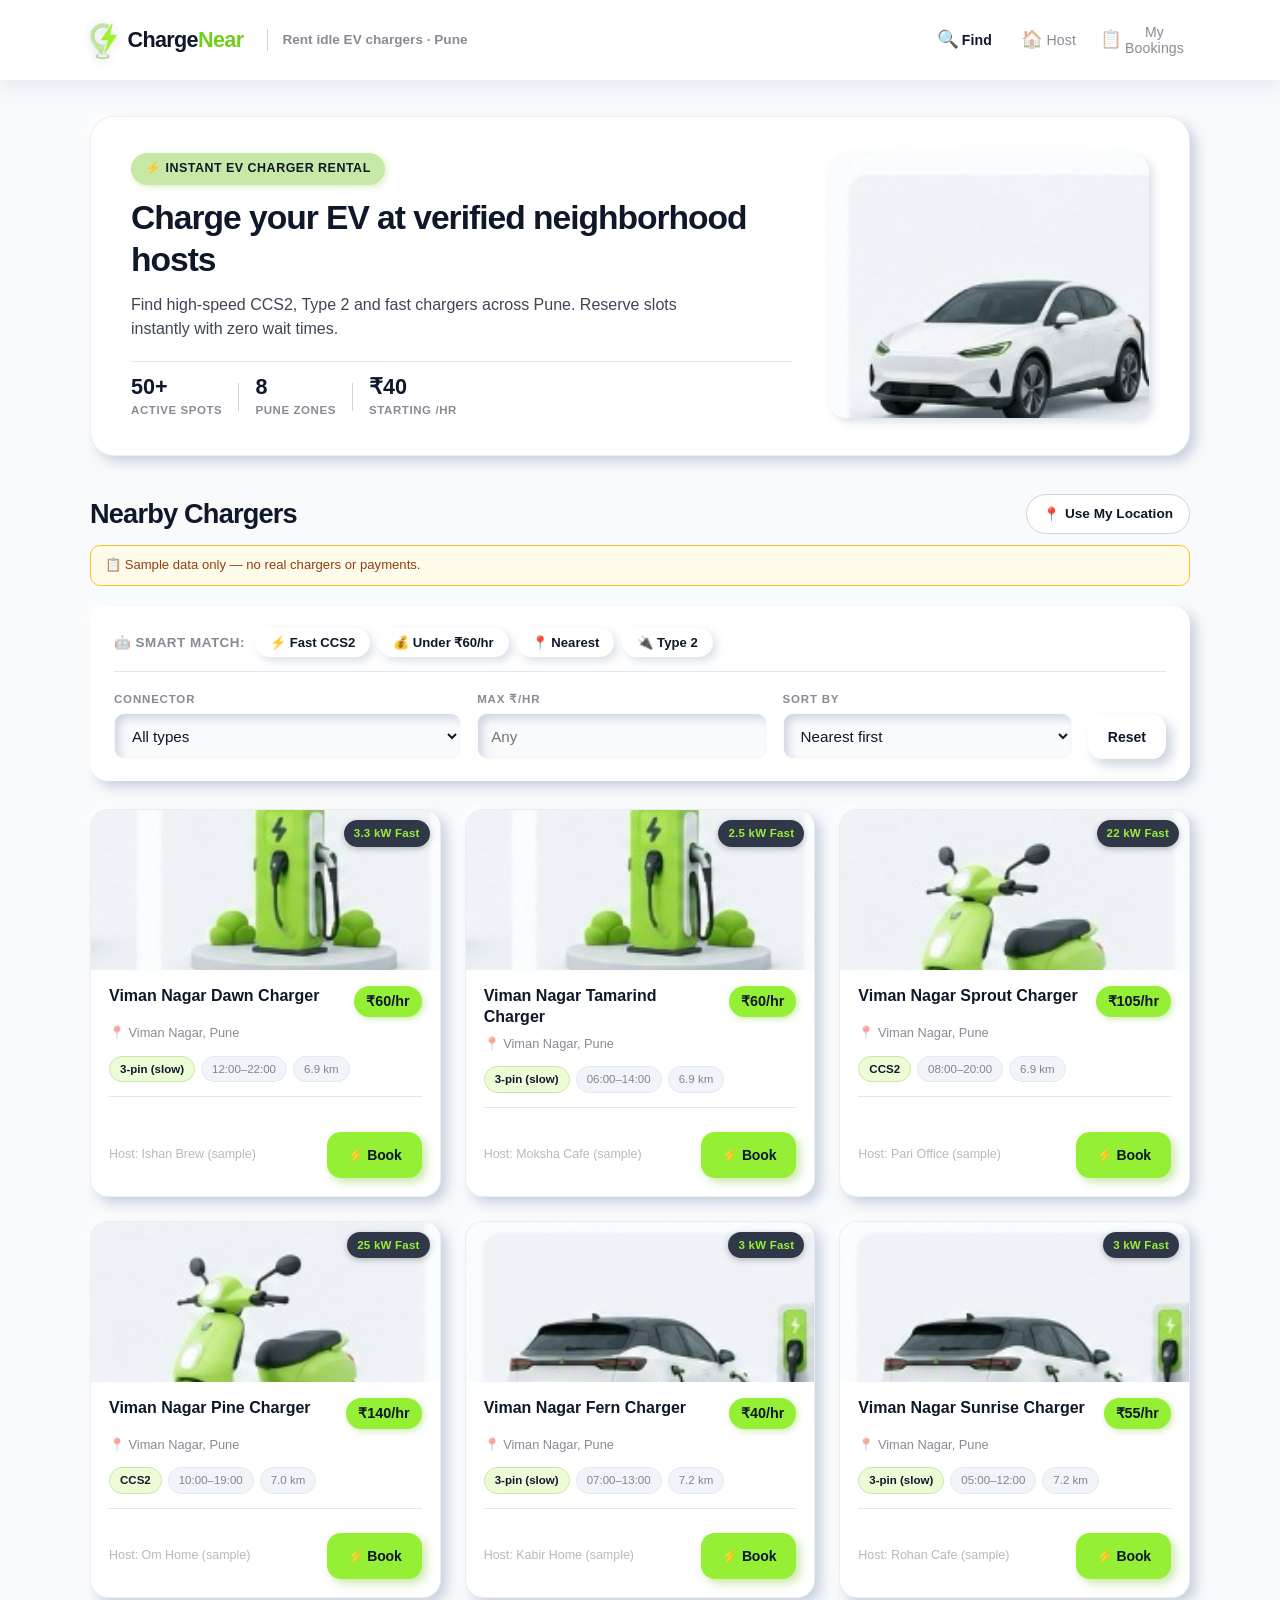
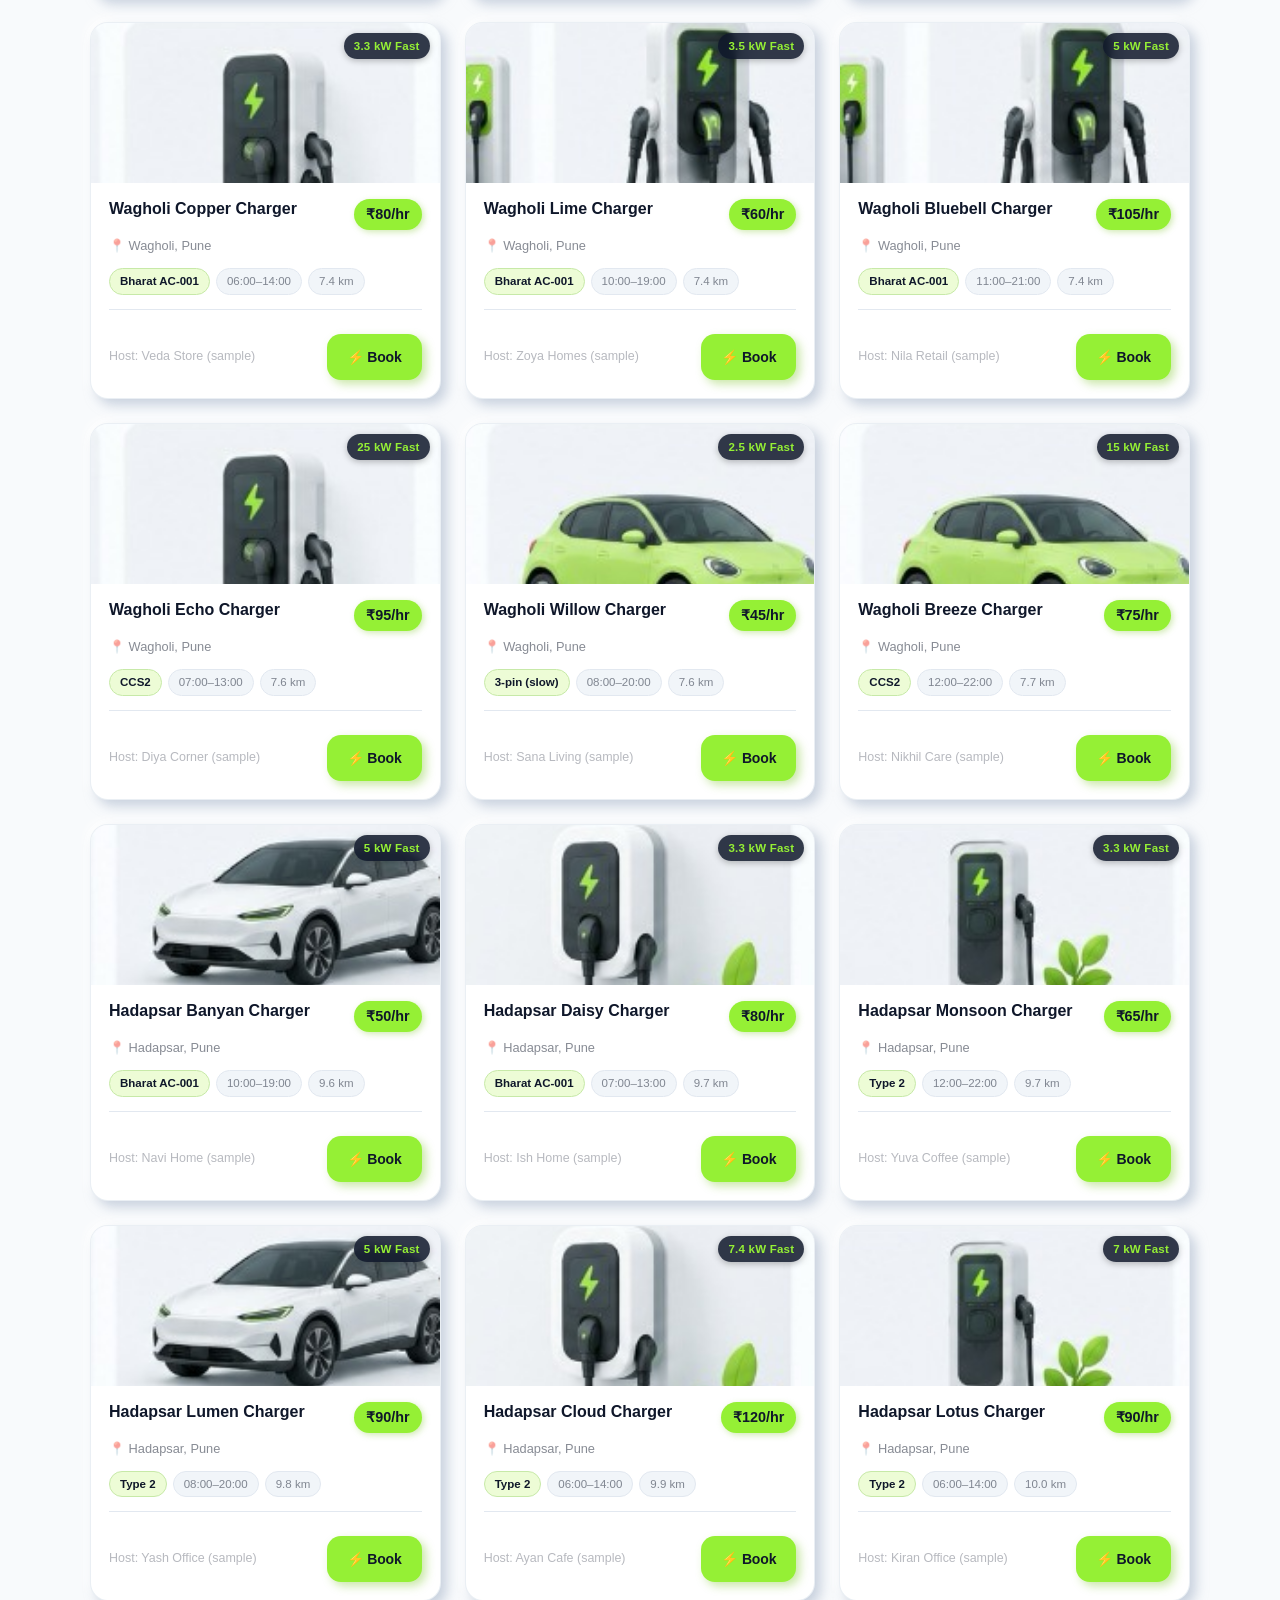
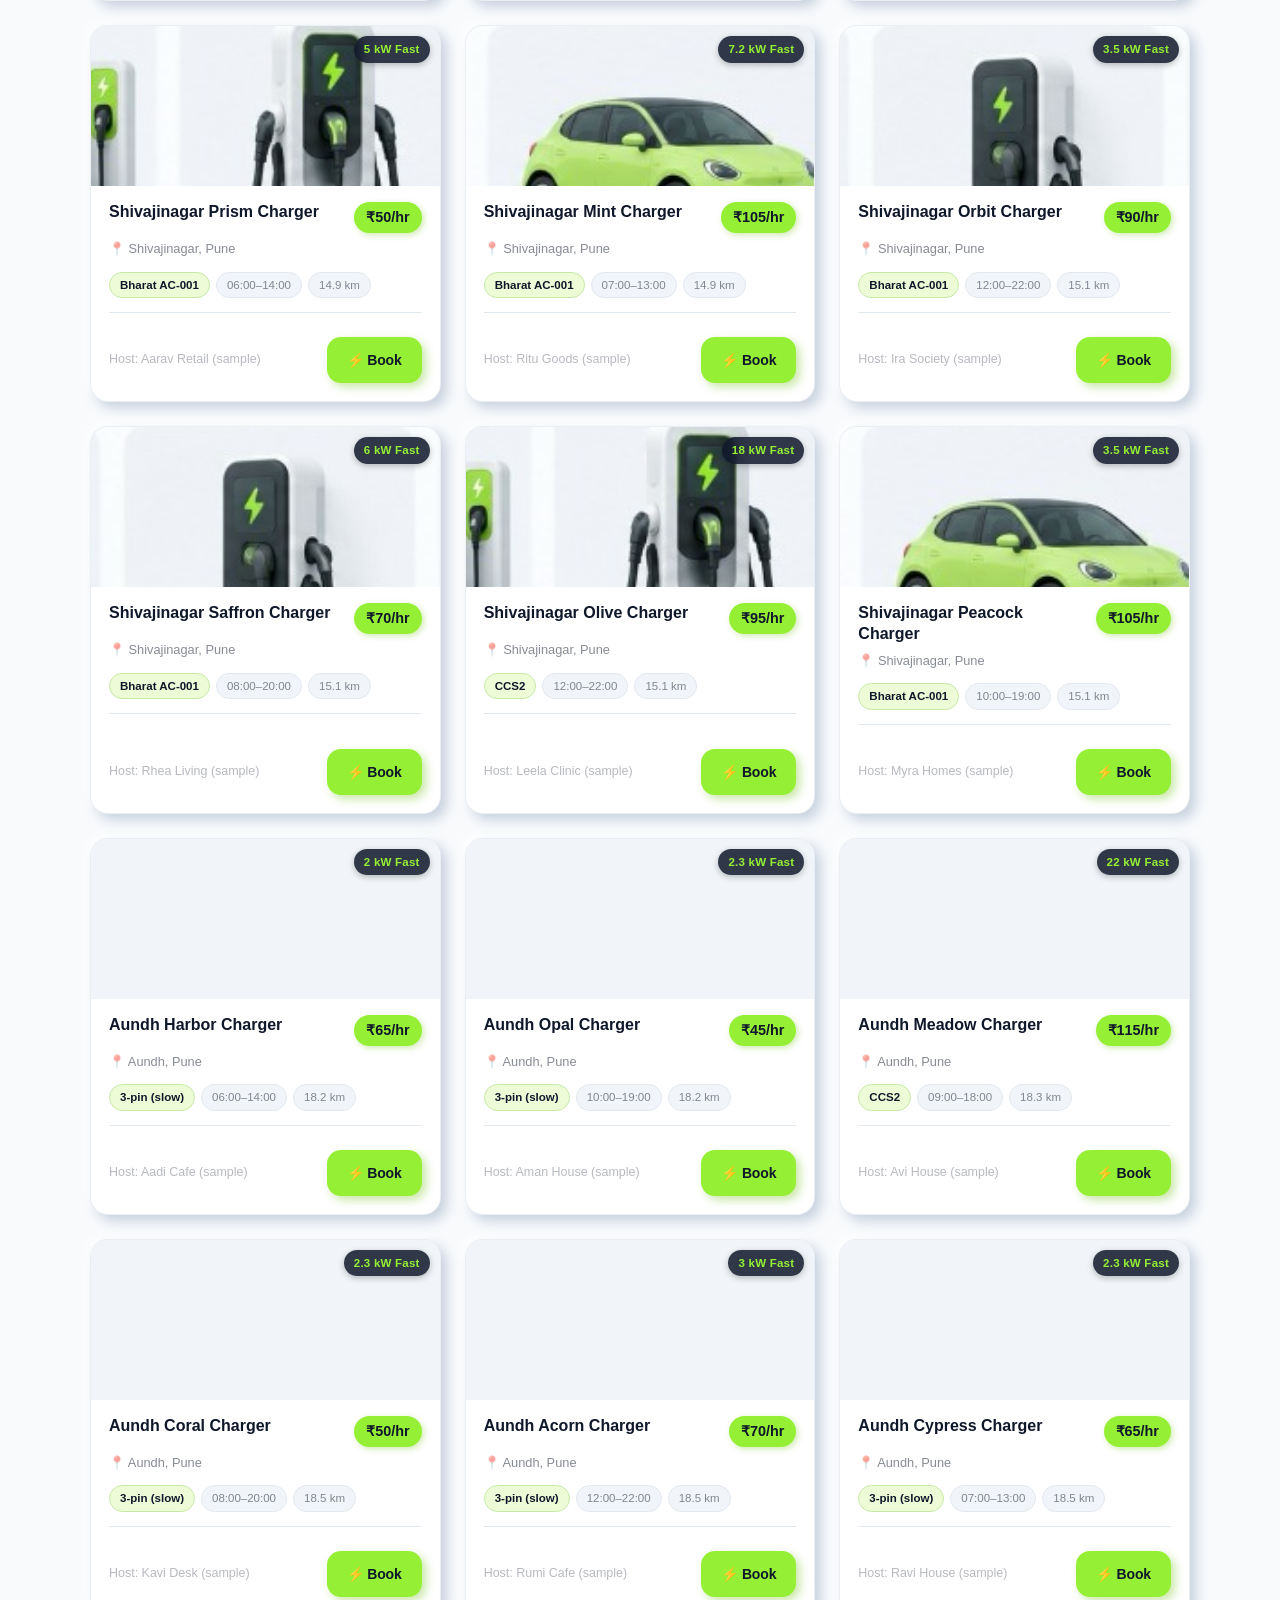
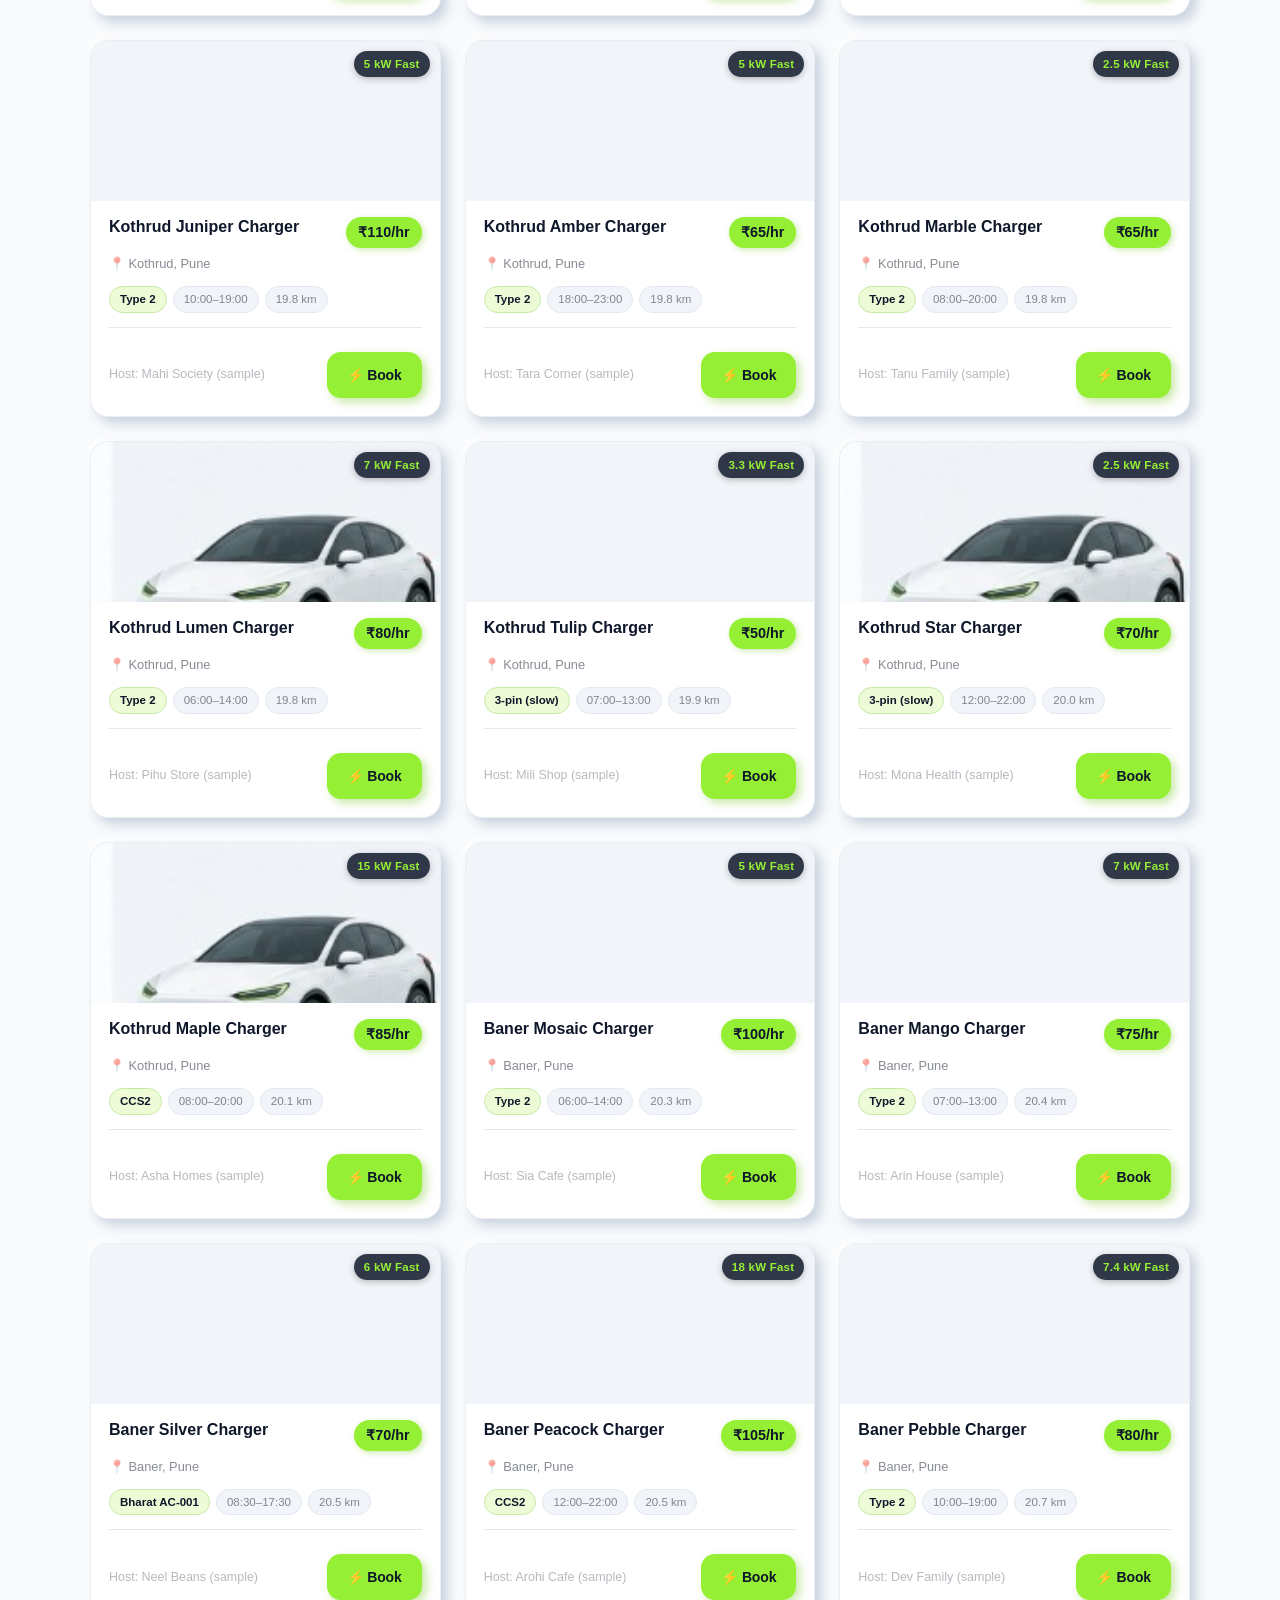
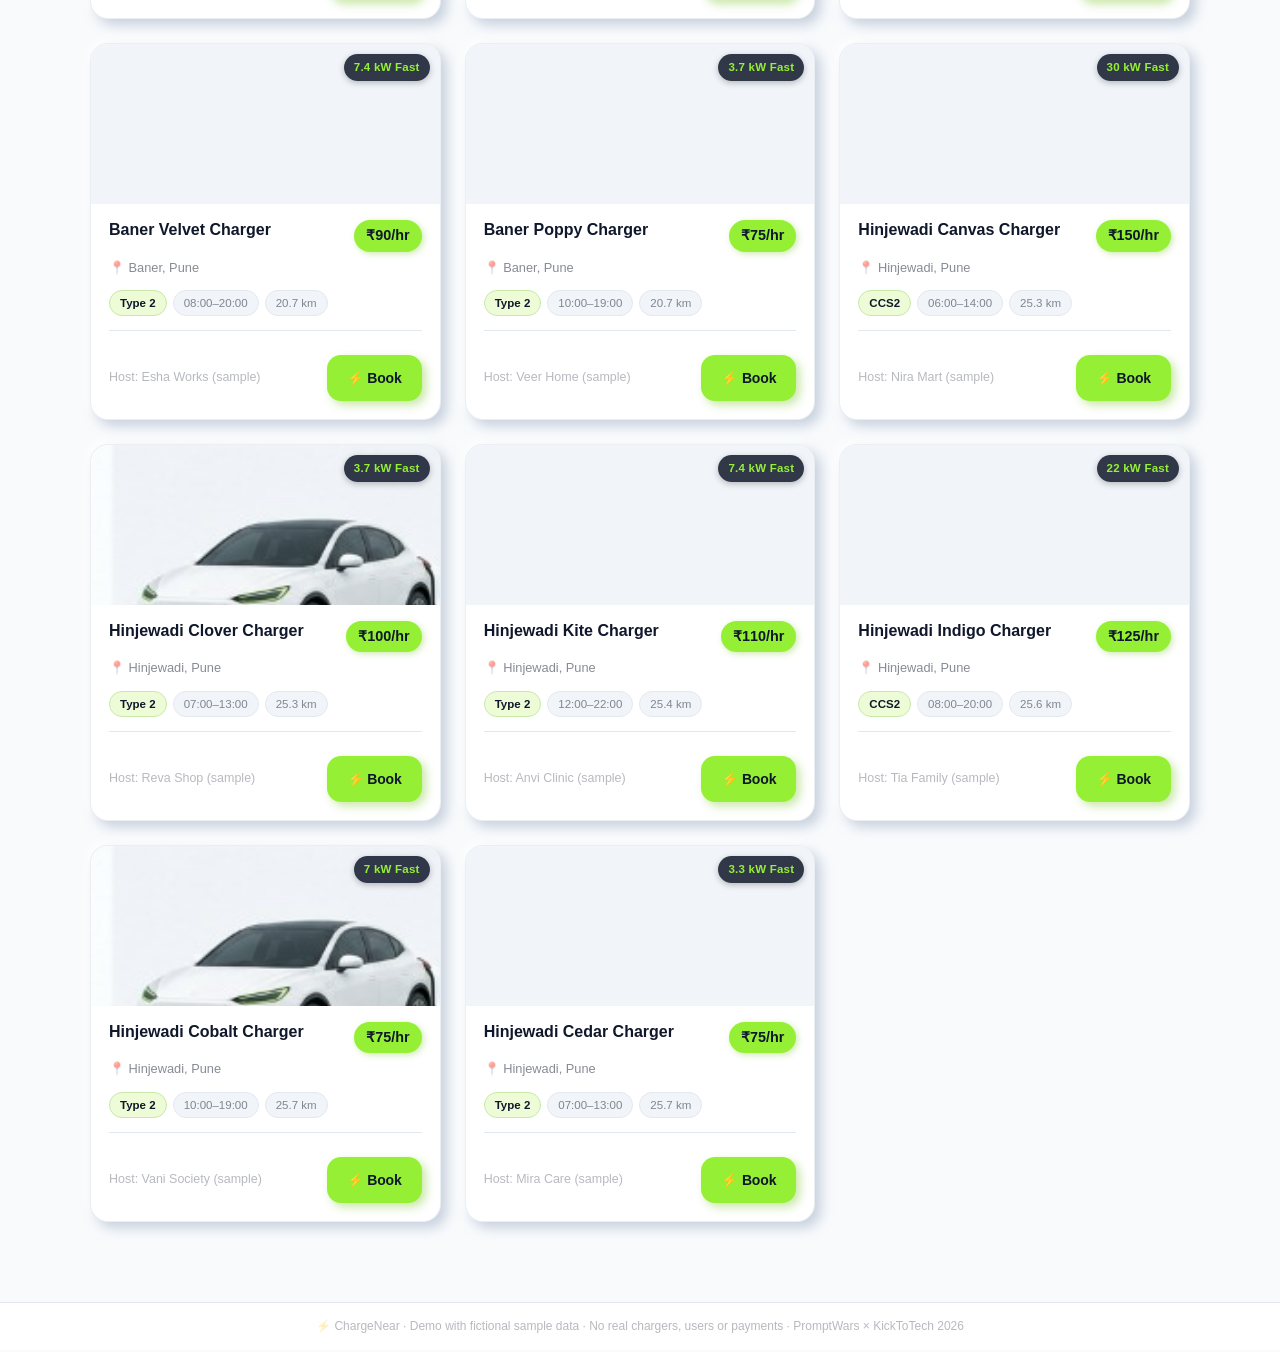
<file: index.html>
<!DOCTYPE html>
<html lang="en">
<head>
  <meta charset="UTF-8" />
  <meta name="viewport" content="width=device-width, initial-scale=1.0" />
  <meta http-equiv="Content-Security-Policy"
        content="default-src 'self'; script-src 'self'; style-src 'self'; img-src 'self' data:;" />
  <title>ChargeNear: Rent Idle EV Chargers</title>
  <meta name="description" content="Find and book idle EV chargers near you in Pune. Hosts earn passive income from their home or shop charger. Demo app with fictional data." />
  <link rel="icon" href="data:image/svg+xml,<svg xmlns='http://www.w3.org/2000/svg' viewBox='0 0 100 100'><text y='.9em' font-size='90'>⚡</text></svg>" />
  <link rel="stylesheet" href="css/styles.css" />
</head>
<body>

  <!-- ══ HEADER & DESKTOP NAV ═══════════════════════════════════ -->
  <header class="site-header">
    <div class="header-inner">
      <div class="logo">
        <img src="assets/logo-icon.png" alt="ChargeNear Logo" class="logo-img" />
        <span class="logo-text"><span class="logo-charge">Charge</span><span class="logo-near">Near</span></span>
      </div>
      <p class="tagline">Rent idle EV chargers · Pune</p>
      <!-- Nav on desktop integrated right into header -->
      <nav class="main-nav" aria-label="Main navigation">
        <button class="nav-btn active" data-view="find">
          <span class="nav-icon" aria-hidden="true">🔍</span>
          <span class="nav-label">Find</span>
        </button>
        <button class="nav-btn" data-view="host">
          <span class="nav-icon" aria-hidden="true">🏠</span>
          <span class="nav-label">Host</span>
        </button>
        <button class="nav-btn" data-view="bookings">
          <span class="nav-icon" aria-hidden="true">📋</span>
          <span class="nav-label">My Bookings</span>
        </button>
      </nav>
    </div>
  </header>

  <!-- ══ MAIN ════════════════════════════════════════════════ -->
  <main>

    <!-- ── FIND VIEW ────────────────────────────────────────── -->
    <section id="view-find" class="view active" aria-label="Find chargers">

      <!-- Hero Banner with 3D illustration -->
      <div class="hero-banner">
        <div class="hero-content">
          <div class="hero-badge">⚡ Instant EV Charger Rental</div>
          <h1 class="hero-title">Charge your EV at verified neighborhood hosts</h1>
          <p class="hero-subtitle">Find high-speed CCS2, Type 2 and fast chargers across Pune. Reserve slots instantly with zero wait times.</p>
          <div class="hero-stats">
            <div class="stat-item">
              <span class="stat-number">50+</span>
              <span class="stat-label">Active Spots</span>
            </div>
            <div class="stat-divider"></div>
            <div class="stat-item">
              <span class="stat-number">8</span>
              <span class="stat-label">Pune Zones</span>
            </div>
            <div class="stat-divider"></div>
            <div class="stat-item">
              <span class="stat-number">₹40</span>
              <span class="stat-label">Starting /hr</span>
            </div>
          </div>
        </div>
        <div class="hero-visual">
          <img src="assets/chargers/charger_ev_car_front.jpg" alt="EV charging" class="hero-img" />
        </div>
      </div>

      <div class="view-header">
        <div class="view-title-row">
          <h2>Nearby Chargers</h2>
          <button id="btn-use-location" class="btn-ghost">
            <span aria-hidden="true">📍</span> Use My Location
          </button>
        </div>
        <div class="notice" role="note">
          📋 Sample data only — no real chargers or payments.
        </div>
      </div>

      <!-- Filters -->
      <div class="filters-card" role="search" aria-label="Filter chargers">
        <!-- Smart Assistant Quick Match -->
        <div class="smart-assistant-bar" role="toolbar" aria-label="Smart driver recommendations">
          <span class="smart-assist-title"><span aria-hidden="true">🤖</span> Smart Match:</span>
          <div class="preset-group">
            <button type="button" class="preset-pill" data-preset="fast">⚡ Fast CCS2</button>
            <button type="button" class="preset-pill" data-preset="budget">💰 Under ₹60/hr</button>
            <button type="button" class="preset-pill" data-preset="nearest">📍 Nearest</button>
            <button type="button" class="preset-pill" data-preset="standard">🔌 Type 2</button>
          </div>
        </div>

        <div class="filter-row">
          <div class="filter-field">
            <label for="filter-connector">Connector</label>
            <div class="input-neu">
              <select id="filter-connector">
                <option value="">All types</option>
                <option value="CCS2">CCS2</option>
                <option value="Type 2">Type 2</option>
                <option value="Bharat AC-001">Bharat AC-001</option>
                <option value="3-pin (slow)">3-pin (slow)</option>
              </select>
            </div>
          </div>

          <div class="filter-field">
            <label for="filter-price">Max ₹/hr</label>
            <div class="input-neu">
              <input type="number" id="filter-price" placeholder="Any" min="0" max="500" />
            </div>
          </div>

          <div class="filter-field">
            <label for="filter-sort">Sort by</label>
            <div class="input-neu">
              <select id="filter-sort">
                <option value="distance">Nearest first</option>
                <option value="price">Cheapest first</option>
              </select>
            </div>
          </div>

          <div class="filter-field filter-reset">
            <button id="btn-reset-filters" class="btn-secondary">Reset</button>
          </div>
        </div>
      </div>

      <!-- Charger list rendered by JS -->
      <div id="charger-list" aria-live="polite" aria-label="Charger listings"></div>

    </section>

    <!-- ── BOOKING VIEW ──────────────────────────────────────── -->
    <section id="view-booking" class="view" aria-label="Book a slot">

      <div class="view-header">
        <div class="view-title-row">
          <button id="btn-back-find" class="btn-back">← Back</button>
          <h2 id="booking-title">Book a Slot</h2>
        </div>
      </div>

      <!-- Charger summary card (populated by JS) -->
      <div id="booking-charger-info" class="info-card" aria-label="Selected charger details"></div>

      <!-- Booking form -->
      <div class="form-card">
        <form id="booking-form" novalidate>

          <div class="form-group">
            <label for="booking-date">Date</label>
            <div class="input-neu">
              <input type="date" id="booking-date" required />
            </div>
          </div>

          <div class="form-row-2">
            <div class="form-group">
              <label for="booking-hour">Start Hour</label>
              <div class="input-neu">
                <select id="booking-hour" required></select>
              </div>
              <div id="booking-slot-hint" class="smart-slot-hint" aria-live="polite"></div>
            </div>
            <div class="form-group">
              <label for="booking-duration">Duration</label>
              <div class="input-neu">
                <select id="booking-duration" required>
                  <option value="1">1 hour</option>
                  <option value="2">2 hours</option>
                  <option value="3">3 hours</option>
                  <option value="4">4 hours</option>
                </select>
              </div>
            </div>
          </div>

          <div class="form-group">
            <label for="booking-name">Your Name</label>
            <div class="input-neu">
              <input type="text" id="booking-name" placeholder="e.g. Rahul M."
                     maxlength="50" autocomplete="name" required />
            </div>
          </div>

          <!-- Live total (populated by JS) -->
          <div class="price-preview" id="booking-price-preview" aria-live="polite"></div>

          <div class="form-msg" id="booking-msg" aria-live="polite"></div>

          <button type="submit" class="btn-primary btn-full">⚡ Confirm Booking</button>
        </form>
      </div>

    </section>

    <!-- ── HOST VIEW ─────────────────────────────────────────── -->
    <section id="view-host" class="view" aria-label="List your charger">

      <div class="view-header">
        <h2>Host Your Charger</h2>
        <div class="notice" role="note">
          📋 Demo listing — no real transactions, data stays on your device.
        </div>
      </div>

      <div class="form-card">
        <form id="host-form" novalidate>

          <div class="form-group">
            <label for="host-charger-name">Charger Name</label>
            <div class="input-neu">
              <input type="text" id="host-charger-name"
                     placeholder="e.g. My Home Charger"
                     minlength="3" maxlength="40" required />
            </div>
            <div class="field-error" id="err-host-name" aria-live="polite"></div>
          </div>

          <div class="form-row-2">
            <div class="form-group">
              <label for="host-area">Area</label>
              <div class="input-neu">
                <select id="host-area" required>
                  <option value="">Select area</option>
                  <option value="Kothrud, Pune">Kothrud</option>
                  <option value="Baner, Pune">Baner</option>
                  <option value="Wagholi, Pune">Wagholi</option>
                  <option value="Viman Nagar, Pune">Viman Nagar</option>
                  <option value="Hinjewadi, Pune">Hinjewadi</option>
                  <option value="Hadapsar, Pune">Hadapsar</option>
                  <option value="Shivajinagar, Pune">Shivajinagar</option>
                  <option value="Aundh, Pune">Aundh</option>
                </select>
              </div>
              <div class="field-error" id="err-host-area" aria-live="polite"></div>
            </div>

            <div class="form-group">
              <label for="host-connector">Connector</label>
              <div class="input-neu">
                <select id="host-connector" required>
                  <option value="CCS2">CCS2</option>
                  <option value="Type 2">Type 2</option>
                  <option value="Bharat AC-001">Bharat AC-001</option>
                  <option value="3-pin (slow)">3-pin (slow)</option>
                </select>
              </div>
            </div>
          </div>

          <div class="form-row-2">
            <div class="form-group">
              <label for="host-power">Power (kW)</label>
              <div class="input-neu">
                <input type="number" id="host-power" placeholder="e.g. 7.4"
                       min="1" max="350" step="0.1" required />
              </div>
              <div class="field-error" id="err-host-power" aria-live="polite"></div>
            </div>

            <div class="form-group">
              <div class="label-row-smart">
                <label for="host-price">Price / hr (₹)</label>
                <button type="button" id="btn-smart-price" class="btn-smart-link" title="Apply smart benchmark rate">💡 Suggest Price</button>
              </div>
              <div class="input-neu">
                <input type="number" id="host-price" placeholder="e.g. 80"
                       min="10" max="500" required />
              </div>
              <div class="field-error" id="err-host-price" aria-live="polite"></div>
            </div>
          </div>

          <div class="form-row-2">
            <div class="form-group">
              <label for="host-from">Available From</label>
              <div class="input-neu">
                <input type="time" id="host-from" value="08:00" required />
              </div>
            </div>
            <div class="form-group">
              <label for="host-to">Available To</label>
              <div class="input-neu">
                <input type="time" id="host-to" value="20:00" required />
              </div>
            </div>
          </div>
          <div class="field-error" id="err-host-hours" aria-live="polite"></div>

          <div class="form-group">
            <label for="host-hostname">Your Name</label>
            <div class="input-neu">
              <input type="text" id="host-hostname" placeholder="e.g. Priya S."
                     minlength="2" maxlength="30" required />
            </div>
            <div class="field-error" id="err-host-hostname" aria-live="polite"></div>
          </div>

          <!-- ── Earnings Estimator ───────────────────────── -->
          <div class="estimator">
            <div class="estimator-header">
              <span class="estimator-title">💰 Earnings Estimator</span>
              <span class="estimator-badge">Live</span>
            </div>

            <div class="util-row">
              <label for="host-utilization">
                Utilization: <span class="util-val" id="util-value">25</span>%
              </label>
              <input type="range" id="host-utilization"
                     min="10" max="60" value="25"
                     aria-label="Utilization percentage" />
            </div>

            <div class="estimator-results" id="estimator-results" aria-live="polite"></div>
          </div>

          <div class="form-msg" id="host-msg" aria-live="polite"></div>
          <button type="submit" class="btn-primary btn-full">⚡ List My Charger</button>

        </form>
      </div>

    </section>

    <!-- ── MY BOOKINGS VIEW ──────────────────────────────────── -->
    <section id="view-bookings" class="view" aria-label="My bookings">
      <div class="view-header">
        <h2>My Bookings</h2>
      </div>
      <div id="bookings-list" aria-live="polite"></div>
    </section>

  </main>

  <!-- ══ FOOTER ═══════════════════════════════════════════════ -->
  <footer class="site-footer">
    <p>⚡ ChargeNear · Demo with fictional sample data · No real chargers, users or payments · PromptWars × KickToTech 2026</p>
  </footer>

  <!-- Scripts in dependency order — no inline scripts (CSP compliant) -->
  <script src="js/data.js"></script>
  <script src="js/storage.js"></script>
  <script src="js/logic.js"></script>
  <script src="js/ui.js"></script>
  <script src="js/app.js"></script>

</body>
</html>
</file>
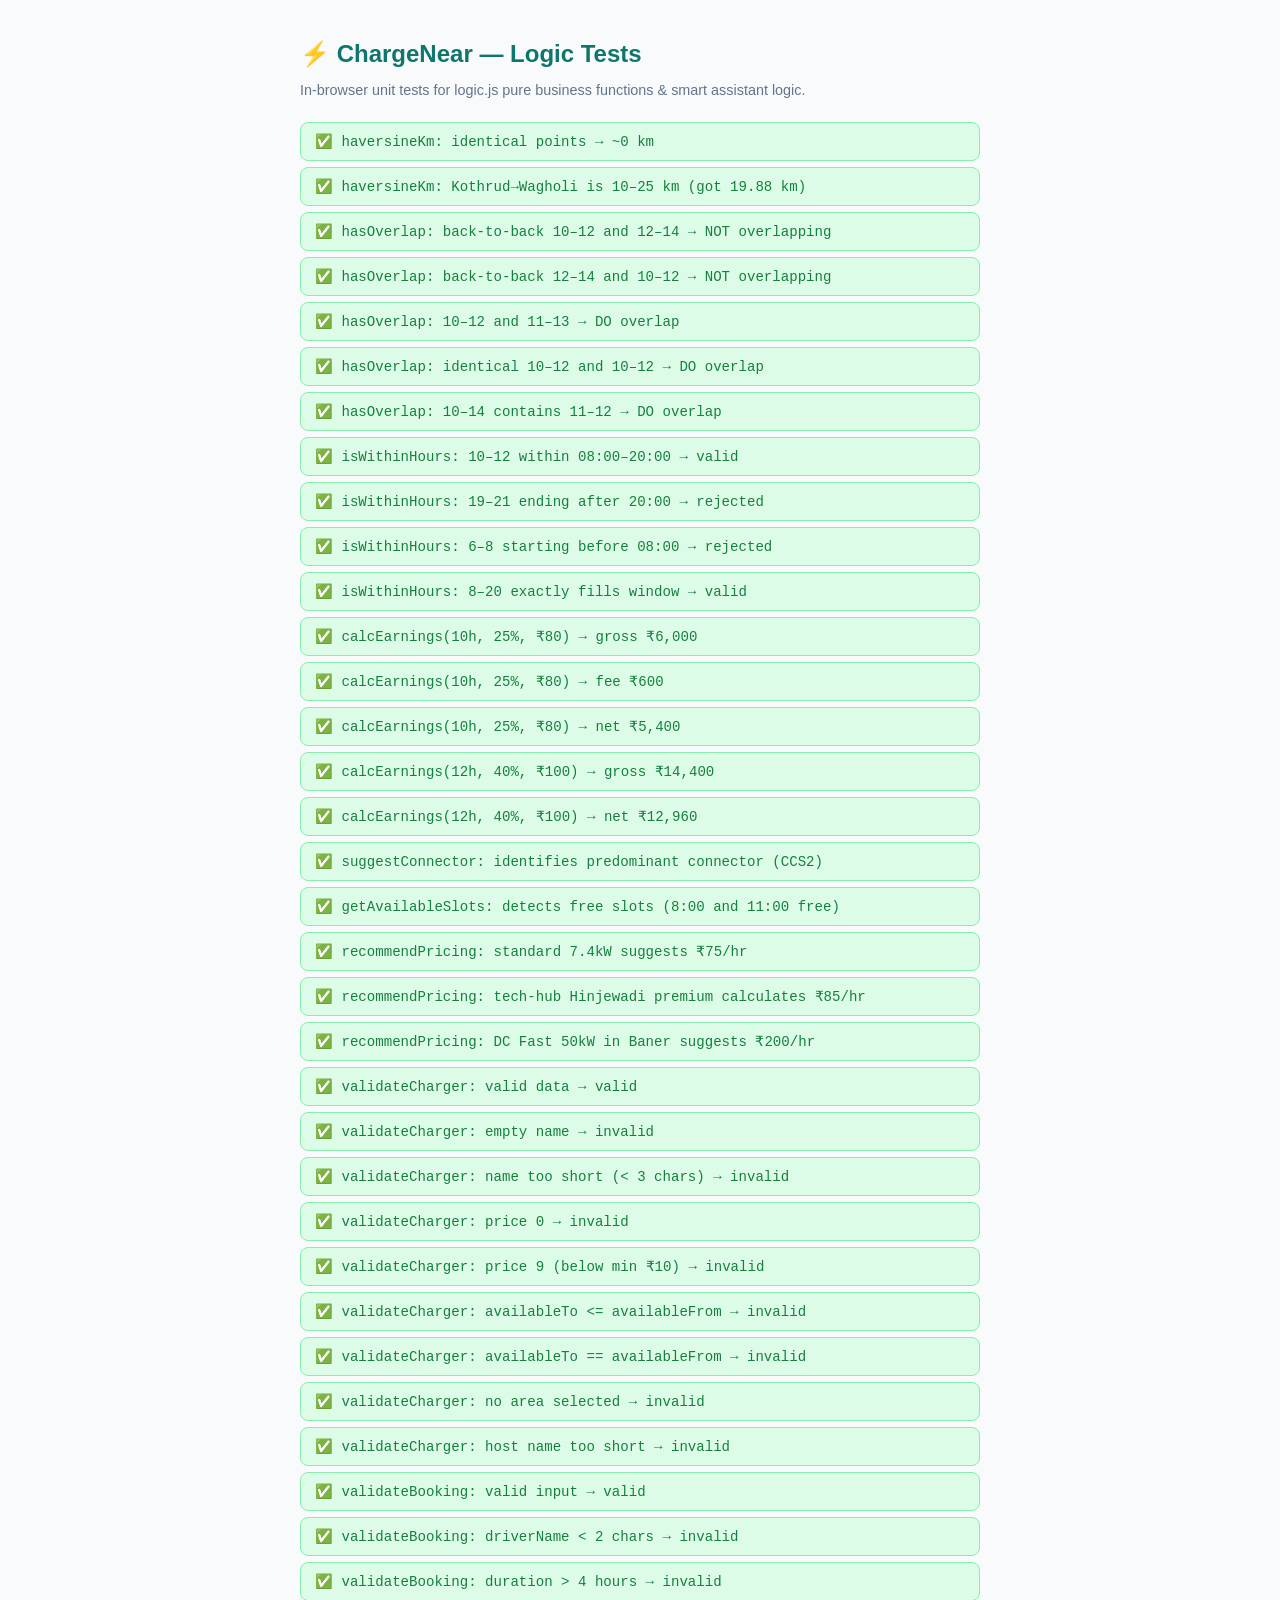
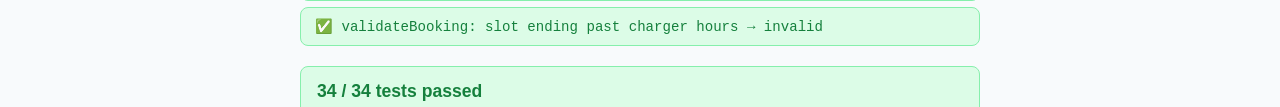
<file: tests/logic.test.html>
<!DOCTYPE html>
<html lang="en">
<head>
  <meta charset="UTF-8" />
  <meta name="viewport" content="width=device-width, initial-scale=1.0" />
  <title>⚡ ChargeNear — Logic Tests</title>
  <style>
    body { font-family: -apple-system, BlinkMacSystemFont, "Segoe UI", Roboto, sans-serif; padding: 24px; max-width: 680px; margin: 0 auto; background: #f8fafc; color: #0f172a; }
    h1   { color: #0f766e; margin-bottom: 4px; font-size: 1.5rem; }
    p.subtitle { color: #64748b; font-size: 0.9rem; margin-bottom: 24px; }
    .test { padding: 10px 14px; margin: 6px 0; border-radius: 8px; font-size: 0.88rem; font-family: ui-monospace, SFMono-Regular, Menlo, monospace; }
    .pass { background: #dcfce7; color: #15803d; border: 1px solid #86efac; }
    .fail { background: #fee2e2; color: #dc2626; border: 1px solid #fca5a5; }
    #summary { margin-top: 20px; font-weight: 700; font-size: 1.1rem; padding: 14px 16px; border-radius: 8px; }
    .all-pass { background: #dcfce7; color: #15803d; border: 1px solid #86efac; }
    .some-fail{ background: #fee2e2; color: #dc2626; border: 1px solid #fca5a5; }
  </style>
</head>
<body>
  <h1>⚡ ChargeNear — Logic Tests</h1>
  <p class="subtitle">In-browser unit tests for logic.js pure business functions & smart assistant logic.</p>
  <div id="results"></div>
  <div id="summary"></div>

  <!-- Load only logic.js (zero DOM dependencies) -->
  <script src="../js/logic.js"></script>
  <script>
    const tests = [];

    function assert(description, condition) {
      tests.push({ description: description, passed: !!condition });
    }

    // ── haversineKm ──────────────────────────────────────────────────────────
    assert(
      "haversineKm: identical points → ~0 km",
      haversineKm(18.5, 73.8, 18.5, 73.8) < 0.001
    );
    const d = haversineKm(18.5074, 73.8077, 18.5800, 73.9800); // Kothrud → Wagholi
    assert(
      "haversineKm: Kothrud→Wagholi is 10–25 km (got " + d.toFixed(2) + " km)",
      d > 10 && d < 25
    );

    // ── hasOverlap ───────────────────────────────────────────────────────────
    assert(
      "hasOverlap: back-to-back 10–12 and 12–14 → NOT overlapping",
      !hasOverlap(10, 2, 12, 2)
    );
    assert(
      "hasOverlap: back-to-back 12–14 and 10–12 → NOT overlapping",
      !hasOverlap(12, 2, 10, 2)
    );
    assert(
      "hasOverlap: 10–12 and 11–13 → DO overlap",
      hasOverlap(10, 2, 11, 2)
    );
    assert(
      "hasOverlap: identical 10–12 and 10–12 → DO overlap",
      hasOverlap(10, 2, 10, 2)
    );
    assert(
      "hasOverlap: 10–14 contains 11–12 → DO overlap",
      hasOverlap(10, 4, 11, 1)
    );

    // ── isWithinHours ────────────────────────────────────────────────────────
    assert(
      "isWithinHours: 10–12 within 08:00–20:00 → valid",
      isWithinHours(10, 2, "08:00", "20:00")
    );
    assert(
      "isWithinHours: 19–21 ending after 20:00 → rejected",
      !isWithinHours(19, 2, "08:00", "20:00")
    );
    assert(
      "isWithinHours: 6–8 starting before 08:00 → rejected",
      !isWithinHours(6, 2, "08:00", "20:00")
    );
    assert(
      "isWithinHours: 8–20 exactly fills window → valid",
      isWithinHours(8, 12, "08:00", "20:00")
    );

    // ── calcEarnings ─────────────────────────────────────────────────────────
    const e = calcEarnings(10, 0.25, 80);
    assert("calcEarnings(10h, 25%, ₹80) → gross ₹6,000", e.gross === 6000);
    assert("calcEarnings(10h, 25%, ₹80) → fee ₹600", e.fee === 600);
    assert("calcEarnings(10h, 25%, ₹80) → net ₹5,400", e.net === 5400);

    const e2 = calcEarnings(12, 0.40, 100);
    assert("calcEarnings(12h, 40%, ₹100) → gross ₹14,400", e2.gross === 14400);
    assert("calcEarnings(12h, 40%, ₹100) → net ₹12,960", e2.net === 12960);

    // ── Smart Assistant: suggestConnector ────────────────────────────────────
    const sampleChargers = [
      { connector: "CCS2" },
      { connector: "Type 2" },
      { connector: "CCS2" }
    ];
    assert(
      "suggestConnector: identifies predominant connector (CCS2)",
      suggestConnector(sampleChargers) === "CCS2"
    );

    // ── Smart Assistant: getAvailableSlots ───────────────────────────────────
    const testCharger = { id: "c_test", availableFrom: "08:00", availableTo: "12:00" };
    const existingBookings = [
      { chargerId: "c_test", date: "2026-10-30", startHour: 9, durationHours: 2 } // 9:00 - 11:00
    ];
    const freeSlots = getAvailableSlots(testCharger, "2026-10-30", existingBookings);
    assert(
      "getAvailableSlots: detects free slots (8:00 and 11:00 free)",
      freeSlots.length === 2 && freeSlots[0] === 8 && freeSlots[1] === 11
    );

    // ── Smart Assistant: recommendPricing ────────────────────────────────────
    const recStandard = recommendPricing(7.4, "Kothrud, Pune");
    assert("recommendPricing: standard 7.4kW suggests ₹75/hr", recStandard === 75);
    const recPremium = recommendPricing(7.4, "Hinjewadi, Pune");
    assert("recommendPricing: tech-hub Hinjewadi premium calculates ₹85/hr", recPremium === 85);
    const recFast = recommendPricing(50, "Baner, Pune");
    assert("recommendPricing: DC Fast 50kW in Baner suggests ₹200/hr", recFast === 200);

    // ── validateCharger ──────────────────────────────────────────────────────
    const good = {
      name: "My Charger",
      area: "Baner, Pune",
      powerKw: "7.4",
      pricePerHour: "80",
      availableFrom: "08:00",
      availableTo: "20:00",
      hostName: "Ravi M."
    };

    assert("validateCharger: valid data → valid", validateCharger(good).valid);
    assert("validateCharger: empty name → invalid", !validateCharger(Object.assign({}, good, { name: "" })).valid);
    assert("validateCharger: name too short (< 3 chars) → invalid", !validateCharger(Object.assign({}, good, { name: "AB" })).valid);
    assert("validateCharger: price 0 → invalid", !validateCharger(Object.assign({}, good, { pricePerHour: "0" })).valid);
    assert("validateCharger: price 9 (below min ₹10) → invalid", !validateCharger(Object.assign({}, good, { pricePerHour: "9" })).valid);
    assert("validateCharger: availableTo <= availableFrom → invalid", !validateCharger(Object.assign({}, good, { availableFrom: "20:00", availableTo: "08:00" })).valid);
    assert("validateCharger: availableTo == availableFrom → invalid", !validateCharger(Object.assign({}, good, { availableFrom: "10:00", availableTo: "10:00" })).valid);
    assert("validateCharger: no area selected → invalid", !validateCharger(Object.assign({}, good, { area: "" })).valid);
    assert("validateCharger: host name too short → invalid", !validateCharger(Object.assign({}, good, { hostName: "A" })).valid);

    // ── validateBooking ──────────────────────────────────────────────────────
    const today = new Date();
    const yyyy  = today.getFullYear();
    const mm    = String(today.getMonth() + 1).padStart(2, "0");
    const dd    = String(today.getDate()).padStart(2, "0");
    const todayStr = yyyy + "-" + mm + "-" + dd;
    const validBooking = { date: todayStr, startHour: 8, durationHours: 2, driverName: "Anil K." };

    assert("validateBooking: valid input → valid", validateBooking(validBooking, testCharger, []).valid);
    assert("validateBooking: driverName < 2 chars → invalid", !validateBooking(Object.assign({}, validBooking, { driverName: "A" }), testCharger, []).valid);
    assert("validateBooking: duration > 4 hours → invalid", !validateBooking(Object.assign({}, validBooking, { durationHours: 5 }), testCharger, []).valid);
    assert("validateBooking: slot ending past charger hours → invalid", !validateBooking(Object.assign({}, validBooking, { startHour: 11, durationHours: 2 }), testCharger, []).valid);

    // ── Render results ───────────────────────────────────────────────────────
    const container = document.getElementById("results");
    let passed = 0;

    tests.forEach(function(t) {
      const div = document.createElement("div");
      div.className   = "test " + (t.passed ? "pass" : "fail");
      div.textContent = (t.passed ? "✅ " : "❌ ") + t.description;
      container.appendChild(div);
      if (t.passed) passed++;
    });

    const summary = document.getElementById("summary");
    summary.textContent = passed + " / " + tests.length + " tests passed";
    summary.className   = passed === tests.length ? "all-pass" : "some-fail";
  </script>
</body>
</html>
</file>
<file: css/styles.css>
/* ================================================================
   styles.css — ChargeNear · Light Neumorphism + Electric Lime
   Mobile-first · CSS variables · No frameworks · No inline styles
   ================================================================ */

/* ── Design tokens ─────────────────────────────────────────── */
:root {
  /* Brand */
  --lime:          #95F035;
  --lime-dark:     #78c422;
  --lime-soft:     #C7E9A8;
  --lime-faint:    #edfcd6;

  /* Navy / text */
  --navy:          #0F172A;
  --navy-80:       rgba(15,23,42,.80);
  --navy-50:       rgba(15,23,42,.50);
  --navy-30:       rgba(15,23,42,.30);
  --navy-10:       rgba(15,23,42,.06);

  /* Surface */
  --bg:            #F8FAFC;
  --card:          #FFFFFF;
  --gray-light:    #E2E8F0;
  --gray-mid:      #CBD5E1;
  --gray-soft:     #F1F5F9;

  /* Semantic */
  --danger:        #e53e3e;
  --danger-bg:     #fff5f5;
  --danger-border: #feb2b2;
  --success:       #276749;
  --success-bg:    #f0fff4;
  --success-border:#9ae6b4;
  --warn-bg:       #fffbeb;
  --warn-border:   #fbbf24;
  --warn-text:     #92400e;

  /* Neumorphic shadows — outward (raised) */
  --neu-out:
    6px 6px 12px rgba(163,177,198,.55),
   -4px -4px 10px rgba(255,255,255,.90);

  /* Neumorphic shadows — inward (pressed / input well) */
  --neu-in:
    inset 4px 4px 8px  rgba(163,177,198,.50),
    inset -3px -3px 7px rgba(255,255,255,.80);

  /* Neumorphic shadows — subtle card */
  --neu-card:
    4px 4px 10px rgba(163,177,198,.40),
   -3px -3px 8px rgba(255,255,255,.85);

  /* Radius */
  --r-xs:   6px;
  --r-sm:  10px;
  --r-md:  14px;
  --r-lg:  18px;
  --r-xl:  24px;
  --r-pill:100px;

  /* Transition */
  --t: .18s ease;

  /* Layout */
  --max-w:        1180px;
  --nav-h-mobile: 68px;
}

/* ── Reset ──────────────────────────────────────────────────── */
*, *::before, *::after { box-sizing: border-box; margin: 0; padding: 0; }

/* ── Base ───────────────────────────────────────────────────── */
html { scroll-behavior: smooth; }

body {
  font-family: -apple-system, BlinkMacSystemFont, 'Segoe UI', Roboto,
               'Helvetica Neue', Arial, sans-serif;
  font-size: 16px;
  line-height: 1.6;
  color: var(--navy);
  background: var(--bg);
  min-height: 100dvh;
  display: flex;
  flex-direction: column;
  /* reserve space for sticky bottom nav */
  padding-bottom: var(--nav-h-mobile);
}

/* ── Site header ─────────────────────────────────────────────── */
.site-header {
  background: var(--card);
  box-shadow: var(--neu-card);
  position: sticky;
  top: 0;
  z-index: 300;
}

.header-inner {
  max-width: var(--max-w);
  margin: 0 auto;
  padding: 14px 20px;
  display: flex;
  align-items: center;
  justify-content: space-between;
  gap: 12px;
}

.logo {
  display: flex;
  align-items: center;
  gap: 10px;
}

.logo-img {
  height: 38px;
  width: auto;
  object-fit: contain;
  filter: drop-shadow(0 2px 5px rgba(15, 23, 42, 0.12));
}

.logo-text {
  font-size: 1.35rem;
  font-weight: 800;
  letter-spacing: -.03em;
  display: inline-flex;
}

.logo-charge {
  color: var(--navy);
}

.logo-near {
  color: #72cf19; /* Electric lime vibrant green brand color */
}

.tagline {
  font-size: 0.85rem;
  color: var(--navy-80);
  font-weight: 600;
}

/* ── Main nav (bottom on mobile, hidden on desktop; desktop gets inline) ── */
.main-nav {
  position: fixed;
  bottom: 0;
  left: 0;
  right: 0;
  height: var(--nav-h-mobile);
  background: var(--card);
  box-shadow:
    0 -2px 0 var(--gray-light),
    0 -6px 20px rgba(163,177,198,.30);
  display: flex;
  align-items: stretch;
  z-index: 400;
}

.nav-btn {
  flex: 1;
  display: flex;
  flex-direction: column;
  align-items: center;
  justify-content: center;
  gap: 3px;
  border: none;
  background: transparent;
  color: var(--navy-50);
  font-size: 0.68rem;
  font-weight: 500;
  cursor: pointer;
  padding: 8px 6px;
  transition: color var(--t);
  min-height: 44px;
  position: relative;
}

.nav-btn:hover { color: var(--navy); }

/* Active state: lime pill indicator on top */
.nav-btn.active {
  color: var(--navy);
  font-weight: 700;
}
.nav-btn.active::before {
  content: '';
  position: absolute;
  top: 0;
  left: 50%;
  transform: translateX(-50%);
  width: 32px;
  height: 3px;
  background: var(--lime);
  border-radius: 0 0 var(--r-pill) var(--r-pill);
}

.nav-btn:focus-visible {
  outline: 2px solid var(--lime);
  outline-offset: -3px;
  border-radius: var(--r-xs);
}

.nav-icon  { font-size: 1.3rem; line-height: 1; }
.nav-label { font-size: 0.68rem; letter-spacing: .01em; }

/* ── Main / Views ─────────────────────────────────────────────── */
main { flex: 1; width: 100%; }

.view {
  display: none;
  max-width: var(--max-w);
  margin: 0 auto;
  padding: 20px 16px 32px;
  width: 100%;
}
.view.active { display: block; }

/* ── View header ──────────────────────────────────────────────── */
.view-header { margin-bottom: 20px; }

.view-title-row {
  display: flex;
  align-items: center;
  gap: 12px;
  flex-wrap: wrap;
  margin-bottom: 10px;
}
.view-title-row h2 { flex: 1; margin: 0; }

/* ── Typography ───────────────────────────────────────────────── */
h2 {
  font-size: 1.4rem;
  font-weight: 800;
  color: var(--navy);
  letter-spacing: -.03em;
}
h3 {
  font-size: 1rem;
  font-weight: 700;
  color: var(--navy);
  letter-spacing: -.01em;
}

/* ── Notice ───────────────────────────────────────────────────── */
.notice {
  background: var(--warn-bg);
  border: 1px solid var(--warn-border);
  border-radius: var(--r-sm);
  padding: 10px 14px;
  font-size: 0.82rem;
  color: var(--warn-text);
  line-height: 1.4;
}

/* ── Neumorphic surface helpers ───────────────────────────────── */
/* Raised card */
.neu-card {
  background: var(--card);
  border-radius: var(--r-lg);
  box-shadow: var(--neu-out);
}

/* Inset well (filters / form-card) */
.neu-inset {
  background: var(--bg);
  border-radius: var(--r-lg);
  box-shadow: var(--neu-in);
}

/* ── Filters card ─────────────────────────────────────────────── */
.filters-card {
  background: var(--card);
  border-radius: var(--r-lg);
  box-shadow: var(--neu-out);
  padding: 18px;
  margin-bottom: 22px;
}

.filter-row {
  display: grid;
  grid-template-columns: 1fr 1fr;
  gap: 12px;
}

.filter-field {
  display: flex;
  flex-direction: column;
  gap: 5px;
}

.filter-reset {
  grid-column: 1 / -1;
}
.filter-reset .btn-secondary { width: 100%; }

.filters-card label {
  font-size: 0.72rem;
  font-weight: 700;
  color: var(--navy-50);
  text-transform: uppercase;
  letter-spacing: .07em;
  margin: 0;
}

/* ── Input-neu wrapper: the neumorphic input well ───────────────── */
.input-neu {
  background: var(--bg);
  border-radius: var(--r-sm);
  box-shadow: var(--neu-in);
  border: 1.5px solid transparent;
  transition: border-color var(--t), box-shadow var(--t);
}

.input-neu:focus-within {
  border-color: var(--lime);
  box-shadow:
    inset 3px 3px 6px rgba(163,177,198,.35),
    inset -2px -2px 5px rgba(255,255,255,.70),
    0 0 0 3px rgba(149,240,53,.22);
}

.input-neu input,
.input-neu select {
  width: 100%;
  background: transparent;
  border: none;
  outline: none;
  padding: 10px 13px;
  font-size: 0.95rem;
  color: var(--navy);
  min-height: 44px;
  border-radius: var(--r-sm);
  appearance: auto;
}

/* Range input gets special treatment */
input[type="range"] {
  width: 100%;
  accent-color: var(--lime);
  cursor: pointer;
  height: 6px;
}

/* ── Buttons ──────────────────────────────────────────────────── */

/* Primary — lime neumorphic raised */
.btn-primary {
  display: inline-flex;
  align-items: center;
  justify-content: center;
  gap: 7px;
  background: var(--lime);
  color: var(--navy);
  border: none;
  border-radius: var(--r-md);
  padding: 12px 22px;
  font-size: 0.95rem;
  font-weight: 800;
  cursor: pointer;
  min-height: 46px;
  letter-spacing: -.01em;
  transition: box-shadow var(--t), transform var(--t), background var(--t);
  box-shadow:
    4px 4px 10px rgba(120,196,34,.40),
   -3px -3px 8px rgba(255,255,255,.70);
  margin-top: 14px;
}
.btn-primary:hover {
  background: var(--lime-dark);
  box-shadow:
    6px 6px 14px rgba(120,196,34,.45),
   -4px -4px 10px rgba(255,255,255,.75);
  transform: translateY(-1px);
}
.btn-primary:active {
  box-shadow:
    inset 3px 3px 6px rgba(120,196,34,.30),
    inset -2px -2px 5px rgba(255,255,255,.50);
  transform: translateY(0);
}
.btn-primary:focus-visible {
  outline: 2px solid var(--lime-dark);
  outline-offset: 3px;
}
.btn-primary.btn-full { width: 100%; }

/* Secondary — ghost neumorphic */
.btn-secondary {
  display: inline-flex;
  align-items: center;
  justify-content: center;
  gap: 6px;
  background: var(--card);
  color: var(--navy);
  border: none;
  border-radius: var(--r-md);
  padding: 10px 18px;
  font-size: 0.875rem;
  font-weight: 600;
  cursor: pointer;
  min-height: 44px;
  transition: box-shadow var(--t), transform var(--t);
  box-shadow: var(--neu-out);
  white-space: nowrap;
}
.btn-secondary:hover {
  box-shadow:
    8px 8px 14px rgba(163,177,198,.55),
   -5px -5px 12px rgba(255,255,255,.90);
  transform: translateY(-1px);
}
.btn-secondary:active {
  box-shadow: var(--neu-in);
  transform: translateY(0);
}
.btn-secondary:focus-visible {
  outline: 2px solid var(--lime);
  outline-offset: 2px;
}

/* Ghost (header location button) */
.btn-ghost {
  display: inline-flex;
  align-items: center;
  gap: 5px;
  background: var(--card);
  color: var(--navy);
  border: 1.5px solid var(--gray-mid);
  border-radius: var(--r-pill);
  padding: 8px 16px;
  font-size: 0.85rem;
  font-weight: 700;
  cursor: pointer;
  min-height: 40px;
  transition: all var(--t);
  white-space: nowrap;
}
.btn-ghost:hover {
  color: var(--navy);
  border-color: var(--lime-dark);
  background: var(--lime-soft);
  box-shadow: var(--neu-card);
}
.btn-ghost:focus-visible {
  outline: 2px solid var(--lime-dark);
  outline-offset: 2px;
}

/* Back button */
.btn-back {
  display: inline-flex;
  align-items: center;
  gap: 6px;
  background: var(--card);
  color: var(--navy);
  border: none;
  border-radius: var(--r-sm);
  padding: 8px 14px;
  font-size: 0.875rem;
  font-weight: 600;
  cursor: pointer;
  min-height: 40px;
  box-shadow: var(--neu-out);
  transition: box-shadow var(--t);
  white-space: nowrap;
}
.btn-back:hover { box-shadow: var(--neu-in); }
.btn-back:focus-visible {
  outline: 2px solid var(--lime);
  outline-offset: 2px;
}

/* Danger */
.btn-danger {
  display: inline-flex;
  align-items: center;
  justify-content: center;
  gap: 5px;
  background: var(--card);
  color: var(--danger);
  border: 1.5px solid var(--danger-border);
  border-radius: var(--r-sm);
  padding: 7px 13px;
  font-size: 0.82rem;
  font-weight: 700;
  cursor: pointer;
  min-height: 38px;
  transition: background var(--t), box-shadow var(--t);
  white-space: nowrap;
  box-shadow: 2px 2px 6px rgba(163,177,198,.35);
}
.btn-danger:hover {
  background: var(--danger-bg);
  box-shadow: 3px 3px 8px rgba(229,62,62,.20);
}
.btn-danger:focus-visible {
  outline: 2px solid var(--danger);
  outline-offset: 2px;
}

/* ── Hero Banner ─────────────────────────────────────────────── */
.hero-banner {
  background: var(--card);
  border-radius: var(--r-xl);
  box-shadow: var(--neu-out);
  padding: 28px 24px;
  margin-bottom: 28px;
  display: flex;
  flex-direction: column-reverse;
  gap: 20px;
  align-items: center;
  position: relative;
  overflow: hidden;
  border: 1px solid rgba(163,177,198,.2);
}

.hero-content {
  flex: 1;
  display: flex;
  flex-direction: column;
  gap: 12px;
}

.hero-badge {
  display: inline-flex;
  align-items: center;
  gap: 6px;
  background: var(--lime-soft);
  color: var(--navy);
  font-size: 0.78rem;
  font-weight: 800;
  padding: 6px 14px;
  border-radius: var(--r-pill);
  width: fit-content;
  box-shadow: 2px 2px 6px rgba(120,196,34,.25);
  text-transform: uppercase;
  letter-spacing: .04em;
}

.hero-title {
  font-size: 1.55rem;
  font-weight: 800;
  line-height: 1.25;
  color: var(--navy);
  letter-spacing: -.03em;
}

.hero-subtitle {
  font-size: 0.92rem;
  color: var(--navy-80);
  line-height: 1.5;
}

.hero-stats {
  display: flex;
  align-items: center;
  gap: 16px;
  margin-top: 8px;
  padding-top: 14px;
  border-top: 1px solid var(--gray-light);
}

.stat-item {
  display: flex;
  flex-direction: column;
}

.stat-number {
  font-size: 1.35rem;
  font-weight: 800;
  color: var(--navy);
  line-height: 1;
}

.stat-label {
  font-size: 0.72rem;
  font-weight: 600;
  color: var(--navy-50);
  text-transform: uppercase;
  letter-spacing: .05em;
  margin-top: 3px;
}

.stat-divider {
  width: 1px;
  height: 28px;
  background: var(--gray-mid);
}

.hero-visual {
  width: 100%;
  max-width: 240px;
  display: flex;
  justify-content: center;
  align-items: center;
}

.hero-img {
  width: 100%;
  height: auto;
  border-radius: var(--r-lg);
  box-shadow: var(--neu-card);
  object-fit: cover;
}

/* ── Charger Cards ────────────────────────────────────────────── */
.charger-list { display: flex; flex-direction: column; gap: 16px; }

.charger-card {
  background: var(--card);
  border-radius: var(--r-lg);
  box-shadow: var(--neu-out);
  overflow: hidden;
  display: flex;
  flex-direction: column;
  transition: box-shadow var(--t), transform var(--t);
  border: 1px solid rgba(226, 232, 240, 0.7);
}
.charger-card:hover {
  box-shadow:
    8px 8px 18px rgba(163,177,198,.60),
   -5px -5px 14px rgba(255,255,255,.90);
  transform: translateY(-3px);
}

.charger-card-media {
  position: relative;
  width: 100%;
  height: 140px;
  background: #f1f5f9;
  overflow: hidden;
}

.charger-card-img {
  width: 100%;
  height: 100%;
  object-fit: cover;
  transition: transform 0.3s ease;
}

.charger-card:hover .charger-card-img {
  transform: scale(1.05);
}

.charger-badge-speed {
  position: absolute;
  top: 10px;
  right: 10px;
  background: rgba(15, 23, 42, 0.85);
  backdrop-filter: blur(4px);
  color: var(--lime);
  font-size: 0.72rem;
  font-weight: 800;
  padding: 4px 10px;
  border-radius: var(--r-pill);
  box-shadow: 0 2px 6px rgba(0,0,0,0.25);
  letter-spacing: .02em;
}

.charger-card-content {
  padding: 16px 18px 18px;
  display: flex;
  flex-direction: column;
  flex: 1;
}

/* Top row: name + price pill */
.charger-card-header {
  display: flex;
  justify-content: space-between;
  align-items: flex-start;
  gap: 10px;
  margin-bottom: 6px;
}

.charger-card-name {
  font-size: 1rem;
  font-weight: 700;
  color: var(--navy);
  line-height: 1.3;
}

.charger-card-price {
  background: var(--lime);
  color: var(--navy);
  font-size: 0.9rem;
  font-weight: 800;
  padding: 4px 12px;
  border-radius: var(--r-pill);
  white-space: nowrap;
  flex-shrink: 0;
  box-shadow: 2px 2px 6px rgba(120,196,34,.35);
}

.charger-card-area {
  font-size: 0.8rem;
  color: var(--navy-50);
  margin-bottom: 12px;
}

/* Tags */
.charger-card-meta {
  display: flex;
  flex-wrap: wrap;
  gap: 6px;
  margin-bottom: 14px;
}

.tag {
  background: var(--lime-faint);
  color: var(--navy);
  border: 1px solid var(--lime-soft);
  border-radius: var(--r-pill);
  padding: 3px 10px;
  font-size: 0.72rem;
  font-weight: 700;
}

.tag-muted {
  background: var(--gray-soft);
  color: var(--navy-50);
  border: 1px solid var(--gray-light);
  border-radius: var(--r-pill);
  padding: 3px 10px;
  font-size: 0.72rem;
  font-weight: 500;
}

/* Divider */
.card-divider {
  border: none;
  border-top: 1px solid var(--gray-light);
  margin: 0 0 12px;
}

/* Booking preview image */
.booking-preview-media {
  width: 100%;
  height: 160px;
  overflow: hidden;
  border-radius: var(--r-md) var(--r-md) 0 0;
  margin: -18px -20px 14px;
}

.booking-preview-img {
  width: 100%;
  height: 100%;
  object-fit: cover;
}

.info-card-content {
  padding-top: 4px;
}
.card-divider {
  border: none;
  border-top: 1px solid var(--gray-light);
  margin: 0 0 14px;
}

/* Footer: host + book button */
.charger-card-footer {
  display: flex;
  justify-content: space-between;
  align-items: center;
  gap: 10px;
  flex-wrap: wrap;
}

.charger-host {
  font-size: 0.78rem;
  color: var(--navy-30);
}

/* Narrower Book button inside card */
.charger-card .btn-primary {
  width: auto;
  padding: 9px 20px;
  margin-top: 0;
  font-size: 0.875rem;
}

/* ── Info card (booking charger summary) ──────────────────────── */
.info-card {
  background: var(--card);
  border-radius: var(--r-lg);
  box-shadow: var(--neu-out);
  padding: 18px 20px;
  margin-bottom: 18px;
}

.info-card-title {
  font-size: 0.78rem;
  font-weight: 700;
  color: var(--navy-50);
  text-transform: uppercase;
  letter-spacing: .07em;
  margin-bottom: 12px;
}

.info-row {
  display: flex;
  justify-content: space-between;
  align-items: center;
  padding: 7px 0;
  font-size: 0.875rem;
  border-bottom: 1px solid var(--gray-light);
}
.info-row:last-child { border-bottom: none; }
.info-row-label { color: var(--navy-50); font-weight: 500; }
.info-row-value {
  font-weight: 700;
  color: var(--navy);
  text-align: right;
}
.info-row-value.price-val { color: var(--lime-dark); }

/* ── Form card wrapper ────────────────────────────────────────── */
.form-card {
  background: var(--card);
  border-radius: var(--r-lg);
  box-shadow: var(--neu-out);
  padding: 22px 20px;
}

/* ── Form internals ───────────────────────────────────────────── */
form { display: flex; flex-direction: column; gap: 0; }

.form-group {
  display: flex;
  flex-direction: column;
  gap: 5px;
  margin-bottom: 14px;
}
.form-group:last-of-type { margin-bottom: 0; }

.form-row-2 {
  display: grid;
  grid-template-columns: 1fr 1fr;
  gap: 14px;
  margin-bottom: 14px;
}
.form-row-2 .form-group { margin-bottom: 0; }

label {
  font-size: 0.78rem;
  font-weight: 700;
  color: var(--navy-80);
  letter-spacing: .01em;
  display: block;
}

.field-error {
  font-size: 0.78rem;
  color: var(--danger);
  min-height: 18px;
  font-weight: 600;
}

/* ── Form messages ────────────────────────────────────────────── */
.form-msg {
  border-radius: var(--r-sm);
  font-size: 0.875rem;
  font-weight: 500;
  display: none;
  padding: 12px 14px;
  margin-top: 12px;
  line-height: 1.4;
}
.form-msg.success {
  display: block;
  background: var(--success-bg);
  color: var(--success);
  border: 1px solid var(--success-border);
}
.form-msg.error {
  display: block;
  background: var(--danger-bg);
  color: var(--danger);
  border: 1px solid var(--danger-border);
}

/* ── Price preview ────────────────────────────────────────────── */
.price-preview {
  background: var(--navy);
  color: var(--lime);
  border-radius: var(--r-md);
  padding: 14px 18px;
  font-size: 1rem;
  font-weight: 800;
  margin-top: 14px;
  min-height: 50px;
  display: flex;
  align-items: center;
  letter-spacing: -.01em;
  box-shadow: 4px 4px 12px rgba(15,23,42,.25);
}

/* ── Earnings Estimator ───────────────────────────────────────── */
.estimator {
  background: var(--navy);
  border-radius: var(--r-lg);
  padding: 22px;
  margin-top: 22px;
  box-shadow: 4px 4px 14px rgba(15,23,42,.30);
}

.estimator-header {
  display: flex;
  align-items: center;
  justify-content: space-between;
  margin-bottom: 16px;
}

.estimator-title {
  font-size: 1rem;
  font-weight: 700;
  color: #fff;
}

.estimator-badge {
  background: var(--lime);
  color: var(--navy);
  font-size: 0.68rem;
  font-weight: 800;
  padding: 2px 9px;
  border-radius: var(--r-pill);
  text-transform: uppercase;
  letter-spacing: .06em;
}

.util-row {
  display: flex;
  flex-direction: column;
  gap: 8px;
  margin-bottom: 6px;
}

.util-row label {
  color: rgba(255,255,255,.70);
  font-size: 0.8rem;
  font-weight: 600;
}

.util-val {
  color: var(--lime);
  font-size: 1rem;
  font-weight: 800;
}

.estimator-results {
  display: flex;
  flex-direction: column;
  gap: 4px;
  margin-top: 16px;
}

.estimator-row {
  display: flex;
  justify-content: space-between;
  align-items: center;
  padding: 8px 0;
  font-size: 0.875rem;
  color: rgba(255,255,255,.75);
  border-bottom: 1px solid rgba(255,255,255,.08);
}
.estimator-row:last-of-type { border-bottom: none; }

.estimator-row.total {
  font-weight: 800;
  font-size: 1.15rem;
  color: var(--lime);
  border-top: 1px solid rgba(255,255,255,.15);
  border-bottom: none;
  padding-top: 12px;
  margin-top: 6px;
}

.estimator-idle {
  font-size: 0.78rem;
  color: rgba(255,255,255,.45);
  margin-top: 10px;
  font-style: italic;
}
.estimator-disclaimer {
  font-size: 0.72rem;
  color: rgba(255,255,255,.30);
  margin-top: 4px;
}
.estimator-placeholder {
  font-size: 0.875rem;
  color: rgba(255,255,255,.45);
  text-align: center;
  padding: 14px 0;
}

/* ── My Bookings cards ────────────────────────────────────────── */
.bookings-list { display: flex; flex-direction: column; gap: 16px; }

.booking-card {
  background: var(--card);
  border-radius: var(--r-lg);
  box-shadow: var(--neu-out);
  overflow: hidden;
  transition: box-shadow var(--t);
}
.booking-card:hover {
  box-shadow:
    8px 8px 16px rgba(163,177,198,.55),
   -5px -5px 14px rgba(255,255,255,.90);
}

.booking-card-header {
  display: flex;
  justify-content: space-between;
  align-items: center;
  gap: 10px;
  padding: 16px 20px 12px;
  border-bottom: 1px solid var(--gray-light);
  flex-wrap: wrap;
}

.booking-card-title {
  font-size: 0.95rem;
  font-weight: 700;
  color: var(--navy);
}

/* Booking details grid */
.booking-card-details {
  display: grid;
  grid-template-columns: 1fr 1fr;
  gap: 0;
  padding: 0;
}

.booking-detail {
  padding: 10px 20px;
  font-size: 0.82rem;
  color: var(--navy-50);
  border-bottom: 1px solid var(--gray-soft);
  font-weight: 500;
}
.booking-detail:nth-child(odd)  { border-right: 1px solid var(--gray-soft); }
.booking-detail:last-child,
.booking-detail:nth-last-child(2):nth-child(odd) {
  border-bottom: none;
}

/* ── Empty states ─────────────────────────────────────────────── */
.empty-state {
  text-align: center;
  padding: 60px 20px;
  color: var(--navy-50);
}
.empty-icon { font-size: 3.5rem; margin-bottom: 12px; opacity: .5; }
.empty-msg  { font-size: 1rem; margin-bottom: 20px; line-height: 1.4; }

/* ── Footer ───────────────────────────────────────────────────── */
.site-footer {
  background: var(--card);
  border-top: 1px solid var(--gray-light);
  padding: 14px 20px;
  text-align: center;
  font-size: 0.75rem;
  color: var(--navy-30);
  margin-bottom: 0;
}

/* ── Responsive breakpoints for laptop & desktop ─────────────────── */
@media (min-width: 640px) {
  body { padding-bottom: 0; }

  /* Hero Banner on tablet/desktop */
  .hero-banner {
    flex-direction: row;
    padding: 36px 40px;
    margin-bottom: 36px;
    gap: 36px;
  }

  .hero-title {
    font-size: 2.1rem;
  }

  .hero-subtitle {
    font-size: 1rem;
    max-width: 580px;
  }

  .hero-visual {
    max-width: 320px;
  }

  .charger-card-media {
    height: 160px;
  }

  /* Desktop nav inside header bar */
  .main-nav {
    position: static;
    height: auto;
    background: transparent;
    box-shadow: none;
    border: none;
    display: flex;
    flex-direction: row;
    gap: 6px;
    margin-left: auto;
  }

  .nav-btn {
    flex-direction: row;
    font-size: 0.9rem;
    padding: 9px 18px;
    min-height: 42px;
    border-radius: var(--r-md);
    gap: 7px;
    color: var(--navy-80);
    box-shadow: none;
    transition: all var(--t);
  }

  .nav-btn.active {
    color: var(--navy);
    background: var(--lime-soft);
    box-shadow: var(--neu-card);
    font-weight: 700;
  }
  .nav-btn.active::before { display: none; }
  .nav-btn:hover:not(.active) {
    background: var(--gray-soft);
    color: var(--navy);
  }

  .nav-label { font-size: 0.88rem; }
  .nav-icon  { font-size: 1.1rem; }

  /* Header bar on laptop */
  .site-header {
    box-shadow: 0 4px 18px rgba(163,177,198,.25);
  }

  .header-inner {
    padding: 14px 32px;
    gap: 24px;
    max-width: var(--max-w);
  }

  .tagline {
    display: block;
    font-size: 0.85rem;
    border-left: 1.5px solid var(--gray-mid);
    padding-left: 14px;
    color: var(--navy-50);
  }

  /* Views container */
  .view {
    padding: 32px 32px 64px;
    max-width: var(--max-w);
  }

  /* Filters */
  .filters-card {
    padding: 22px 24px;
  }

  .filter-row {
    grid-template-columns: 1.2fr 1fr 1fr auto;
    gap: 16px;
    align-items: flex-end;
  }

  .filter-reset {
    grid-column: auto;
    align-self: flex-end;
  }
  .filter-reset .btn-secondary { width: auto; padding: 10px 20px; }

  /* 2-column grid on tablets/small laptops */
  .charger-list {
    display: grid;
    grid-template-columns: repeat(2, 1fr);
    gap: 22px;
  }

  h2 { font-size: 1.7rem; }

  /* Center forms for comfortable reading width on desktop */
  #view-booking .form-card,
  #view-booking .info-card,
  #view-host .form-card {
    max-width: 680px;
    margin: 0 auto 24px;
  }

  #view-booking .view-header,
  #view-host .view-header {
    max-width: 680px;
    margin-left: auto;
    margin-right: auto;
  }

  .form-card { padding: 32px; }

  .booking-card-details {
    grid-template-columns: repeat(4, 1fr);
  }
}

/* Wide laptop screens (1024px and above) — 3 column charger grid */
@media (min-width: 1024px) {
  .header-inner {
    padding: 16px 40px;
  }

  .view {
    padding: 36px 40px 80px;
  }

  .charger-list {
    grid-template-columns: repeat(3, 1fr);
    gap: 24px;
  }

  .charger-card {
    display: flex;
    flex-direction: column;
    justify-content: space-between;
  }

  .charger-card-footer {
    margin-top: auto;
    padding-top: 10px;
  }

  .filters-card {
    margin-bottom: 28px;
  }

  .bookings-list {
    display: grid;
    grid-template-columns: repeat(2, 1fr);
    gap: 20px;
  }

  .booking-card-details {
    grid-template-columns: 1fr 1fr;
  }
}

/* ── Smart Assistant & Dynamic Intent Styling ── */
.smart-assistant-bar {
  display: flex;
  align-items: center;
  flex-wrap: wrap;
  gap: 10px;
  margin-bottom: 18px;
  padding-bottom: 14px;
  border-bottom: 1px solid var(--gray-light);
}

.smart-assist-title {
  font-size: 0.84rem;
  font-weight: 700;
  color: var(--navy-50);
  text-transform: uppercase;
  letter-spacing: 0.5px;
  display: flex;
  align-items: center;
  gap: 4px;
}

.preset-group {
  display: flex;
  flex-wrap: wrap;
  gap: 8px;
}

.preset-pill {
  border: 1px solid transparent;
  background: var(--card);
  box-shadow: var(--neu-card);
  color: var(--navy);
  padding: 6px 14px;
  border-radius: var(--r-pill);
  font-size: 0.82rem;
  font-weight: 600;
  cursor: pointer;
  transition: all 0.15s ease;
}

.preset-pill:hover {
  box-shadow: var(--neu-in);
}

.preset-pill.active {
  background: var(--lime);
  color: var(--navy);
  border-color: var(--lime-dark);
  box-shadow: 0 0 10px rgba(149, 240, 53, 0.4);
}

.smart-slot-hint {
  font-size: 0.82rem;
  color: var(--navy-80);
  font-weight: 600;
  margin-top: 6px;
  background: var(--lime-faint);
  border: 1px solid var(--lime-soft);
  padding: 6px 10px;
  border-radius: var(--r-xs);
}

.label-row-smart {
  display: flex;
  justify-content: space-between;
  align-items: center;
}

.btn-smart-link {
  background: none;
  border: none;
  color: var(--navy-80);
  font-size: 0.78rem;
  font-weight: 700;
  cursor: pointer;
  padding: 2px 6px;
  border-radius: var(--r-xs);
  transition: background 0.15s ease;
}

.btn-smart-link:hover {
  background: var(--lime-soft);
  color: var(--navy);
}
</file>
